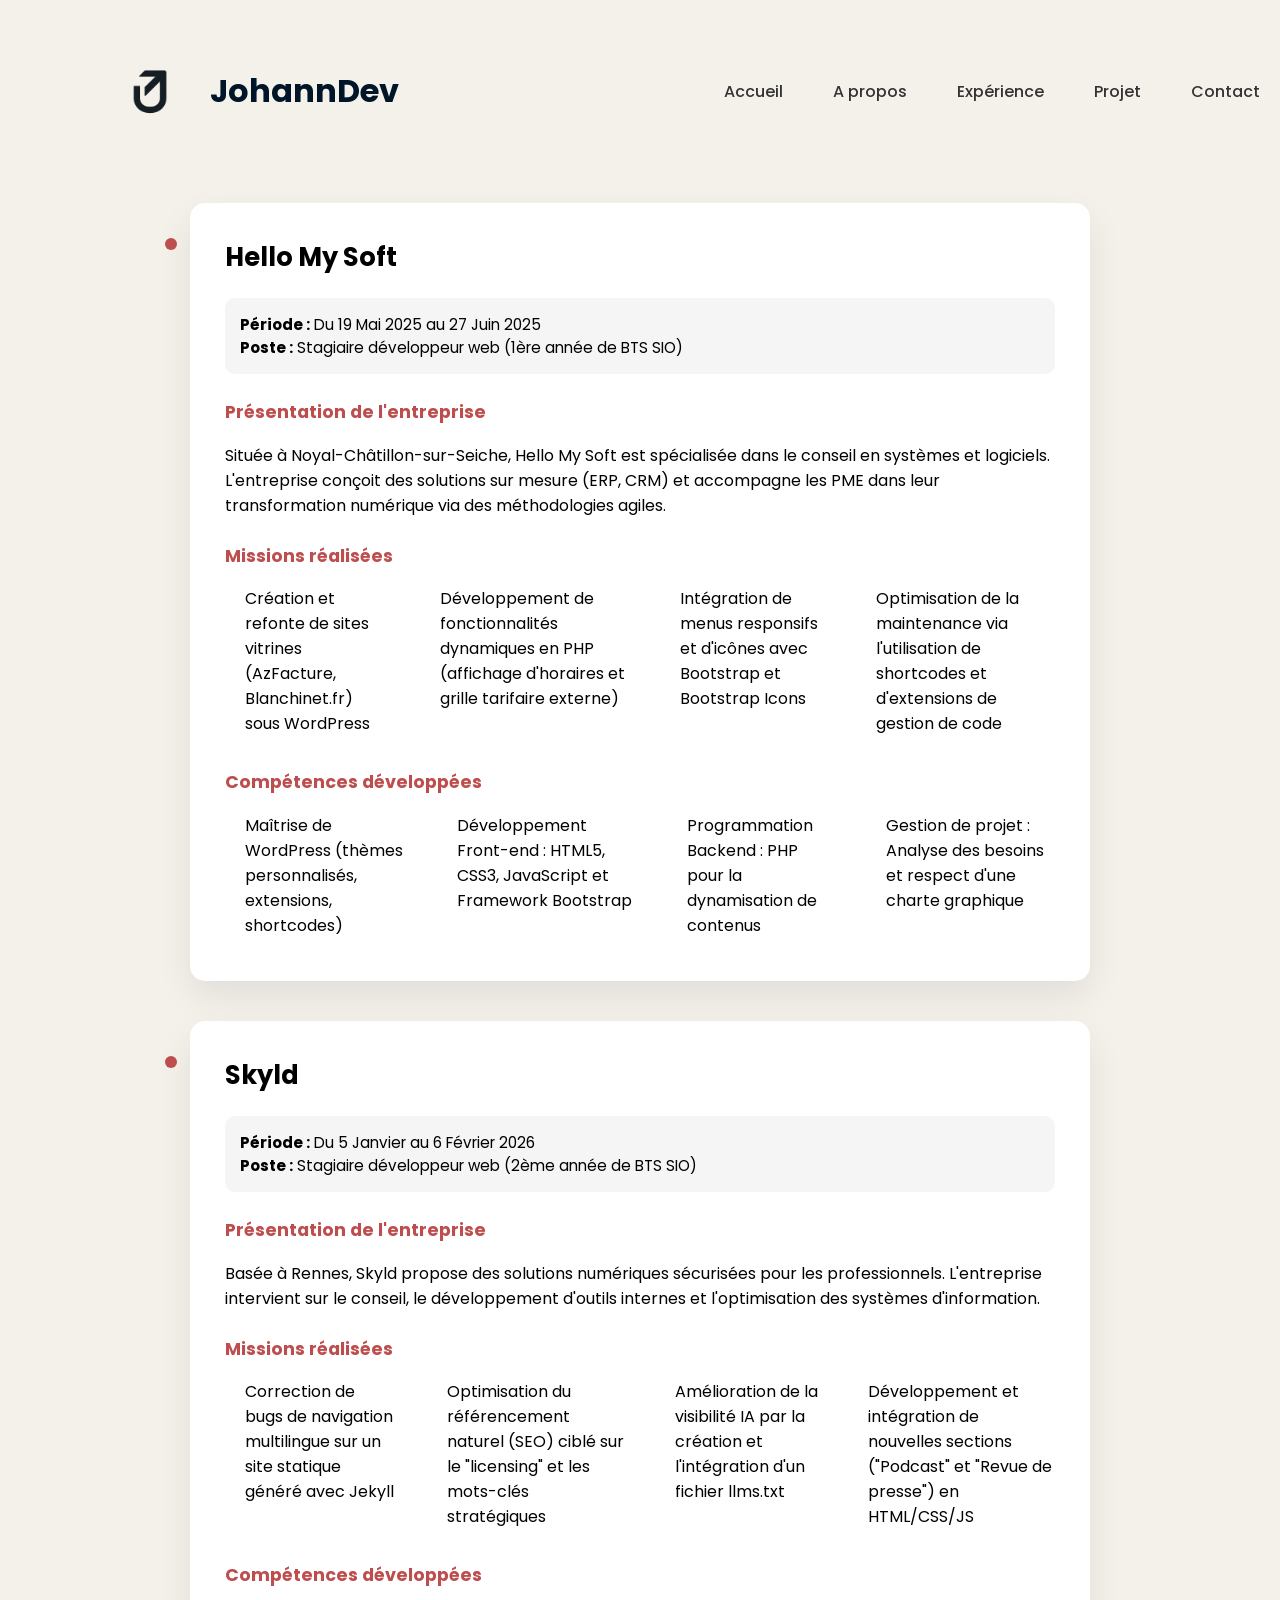
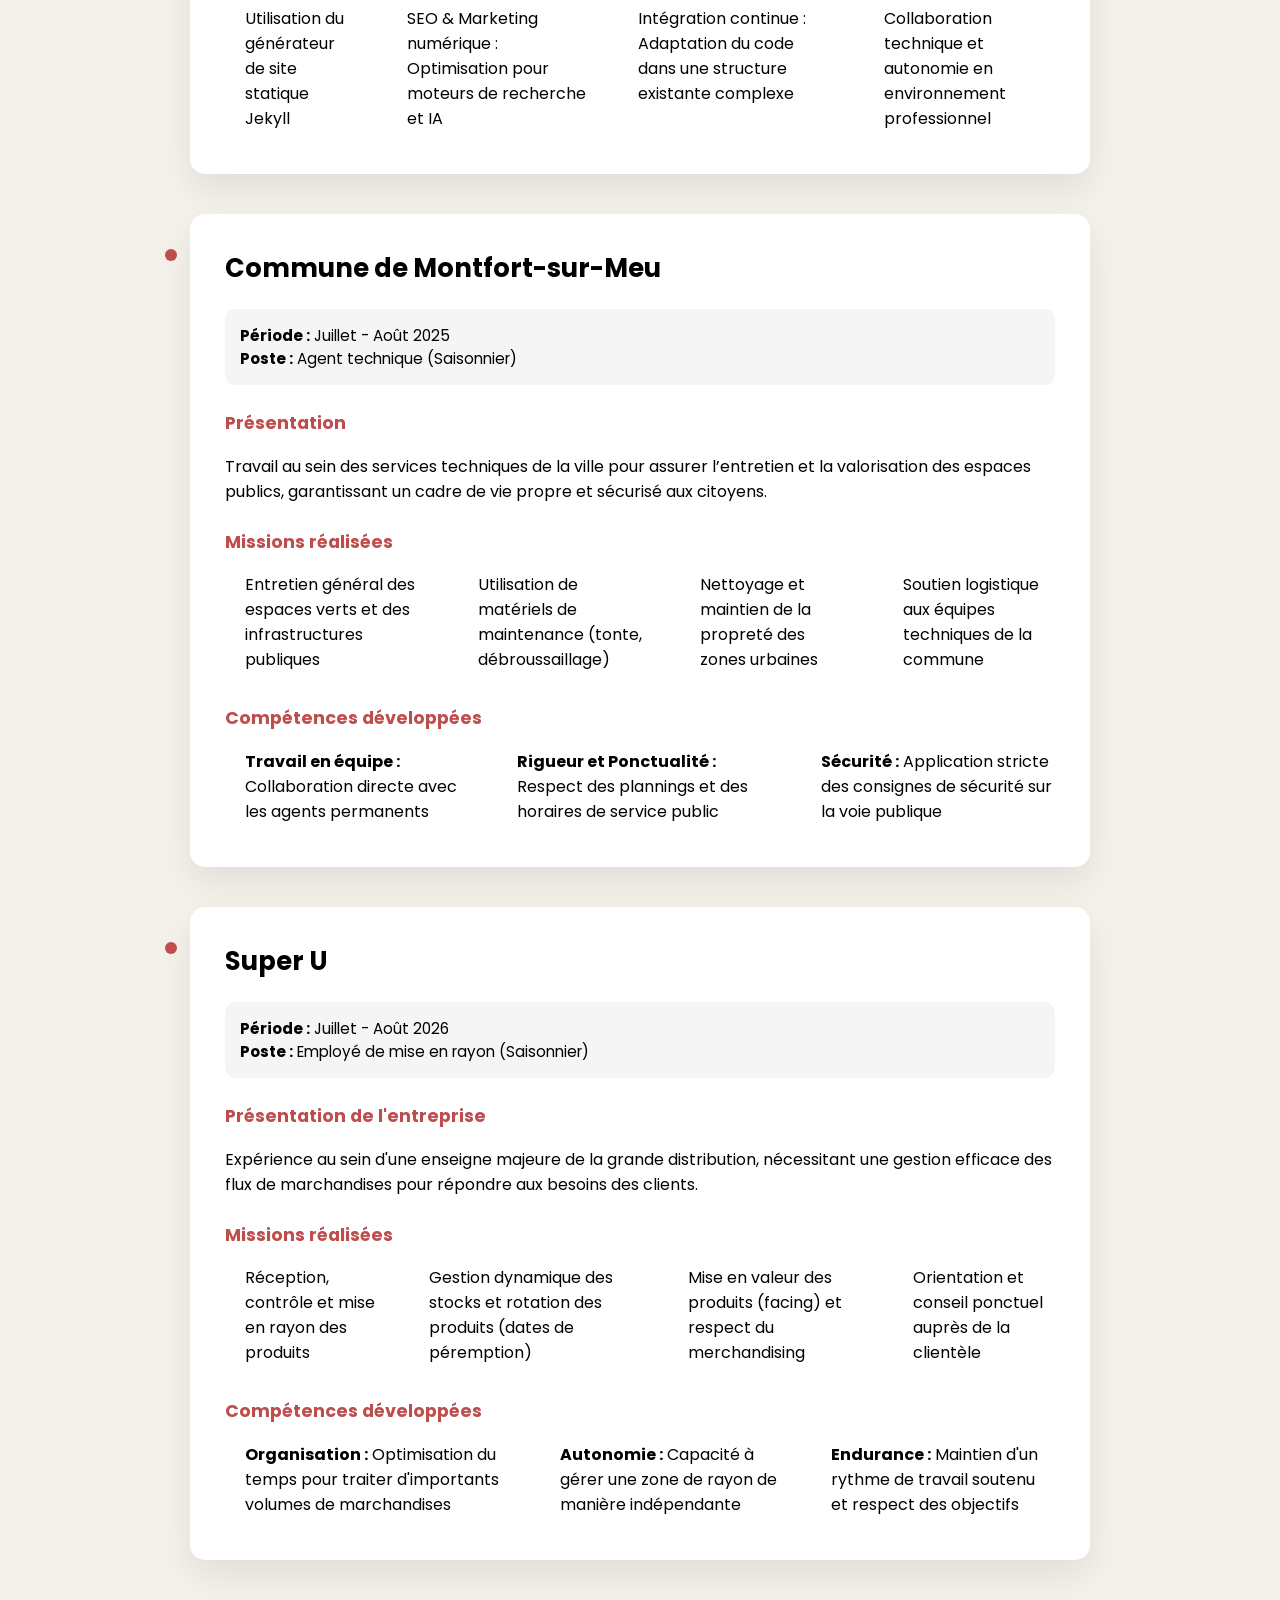
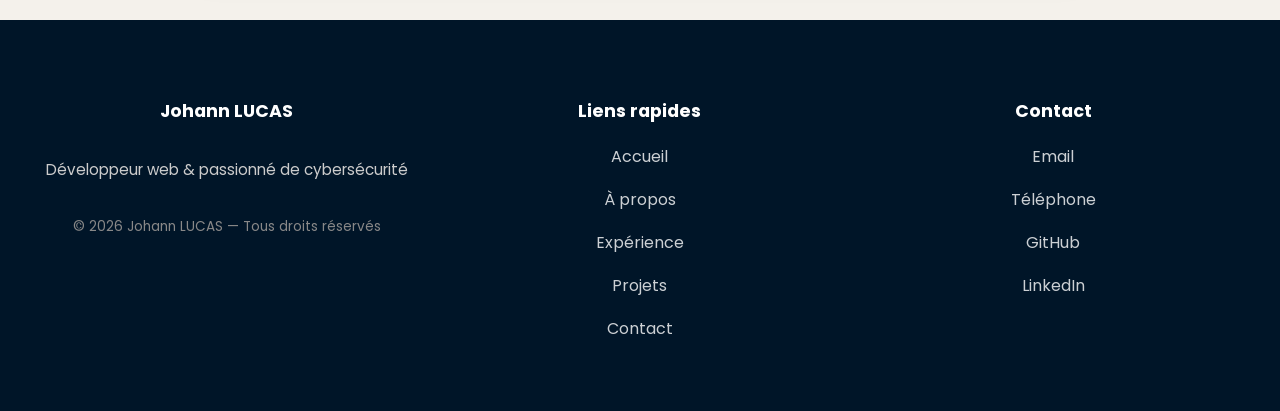
<file: experience-pro.html>
<!DOCTYPE html>
<html lang="fr">

<head>
    <title>Portfolio - Johann LUCAS</title>
    <meta charset="utf-8" />
    <link rel="preconnect" href="https://fonts.googleapis.com">
    <link rel="preconnect" href="https://fonts.gstatic.com" crossorigin>
    <link href="https://fonts.googleapis.com/css2?family=Poppins:wght@300;400;600&display=swap" rel="stylesheet">
    <link rel="stylesheet" href="styles_experience.css">
    <script src="script.js" defer></script>
</head>

<body>
    <a href="index.html">
        <header>
            <h1>
                <img src="images/Logo_menu.png" alt="Logo Menu" class="logoMenu" />
                JohannDev
            </h1>
            <nav>
                <ul>
                    <li><a href="index.html#accueil">Accueil</a></li>
                    <li><a href="index.html#apropos">A propos</a></li>
                    <li><a href="index.html#experience">Expérience</a></li>
                    <li><a href="index.html#projet">Projet</a></li>
                    <li><a href="index.html#contact">Contact</a></li>
                </ul>
            </nav>
        </header>

        <main>
            <!-- Hello My Soft -->
            <section id="HelloMySoft" class="experience-detail">

                <h2>Hello My Soft</h2>

                <p class="experience-info">
                    <strong>Période :</strong> Du 19 Mai 2025 au 27 Juin 2025<br>
                    <strong>Poste :</strong> Stagiaire développeur web (1ère année de BTS SIO)
                </p>

                <h3>Présentation de l'entreprise</h3>
                <p>
                    Située à Noyal-Châtillon-sur-Seiche, Hello My Soft est spécialisée dans le conseil en systèmes
                    et
                    logiciels.
                    L'entreprise conçoit des solutions sur mesure (ERP, CRM) et accompagne les PME dans leur
                    transformation numérique via des méthodologies agiles.
                </p>

                <h3>Missions réalisées</h3>
                <ul>
                    <li>Création et refonte de sites vitrines (AzFacture, Blanchinet.fr) sous WordPress</li>
                    <li>Développement de fonctionnalités dynamiques en PHP (affichage d'horaires et grille tarifaire
                        externe)</li>
                    <li>Intégration de menus responsifs et d'icônes avec Bootstrap et Bootstrap Icons</li>
                    <li>Optimisation de la maintenance via l'utilisation de shortcodes et d'extensions de gestion de
                        code</li>
                </ul>

                <h3>Compétences développées</h3>
                <ul>
                    <li>Maîtrise de WordPress (thèmes personnalisés, extensions, shortcodes)</li>
                    <li>Développement Front-end : HTML5, CSS3, JavaScript et Framework Bootstrap</li>
                    <li>Programmation Backend : PHP pour la dynamisation de contenus</li>
                    <li>Gestion de projet : Analyse des besoins et respect d'une charte graphique</li>
                </ul>

            </section>

            <section id="Skyld" class="experience-detail">

                <h2>Skyld</h2>

                <p class="experience-info">
                    <strong>Période :</strong> Du 5 Janvier au 6 Février 2026<br>
                    <strong>Poste :</strong> Stagiaire développeur web (2ème année de BTS SIO)
                </p>

                <h3>Présentation de l'entreprise</h3>
                <p>
                    Basée à Rennes, Skyld propose des solutions numériques sécurisées pour les professionnels.
                    L'entreprise intervient sur le conseil, le développement d'outils internes et l'optimisation des
                    systèmes d'information.
                </p>

                <h3>Missions réalisées</h3>
                <ul>
                    <li>Correction de bugs de navigation multilingue sur un site statique généré avec Jekyll</li>
                    <li>Optimisation du référencement naturel (SEO) ciblé sur le "licensing" et les mots-clés
                        stratégiques</li>
                    <li>Amélioration de la visibilité IA par la création et l'intégration d'un fichier llms.txt</li>
                    <li>Développement et intégration de nouvelles sections ("Podcast" et "Revue de presse") en
                        HTML/CSS/JS</li>
                </ul>

                <h3>Compétences développées</h3>
                <ul>
                    <li>Utilisation du générateur de site statique Jekyll</li>
                    <li>SEO & Marketing numérique : Optimisation pour moteurs de recherche et IA</li>
                    <li>Intégration continue : Adaptation du code dans une structure existante complexe
                    </li>
                    <li>Collaboration technique et autonomie en environnement professionnel</li>
                </ul>

            </section>

            <section id="Commune" class="experience-detail">

                <h2>Commune de Montfort-sur-Meu</h2>

                <p class="experience-info">
                    <strong>Période :</strong> Juillet - Août 2025<br>
                    <strong>Poste :</strong> Agent technique (Saisonnier)
                </p>

                <h3>Présentation</h3>
                <p>
                    Travail au sein des services techniques de la ville pour assurer l’entretien et
                    la valorisation des espaces publics, garantissant un cadre de vie propre et sécurisé
                    aux citoyens.
                </p>

                <h3>Missions réalisées</h3>
                <ul>
                    <li>Entretien général des espaces verts et des infrastructures publiques</li>
                    <li>Utilisation de matériels de maintenance (tonte, débroussaillage)</li>
                    <li>Nettoyage et maintien de la propreté des zones urbaines</li>
                    <li>Soutien logistique aux équipes techniques de la commune</li>
                </ul>

                <h3>Compétences développées</h3>
                <ul>
                    <li><strong>Travail en équipe :</strong> Collaboration directe avec les agents permanents</li>
                    <li><strong>Rigueur et Ponctualité :</strong> Respect des plannings et des horaires de service
                        public</li>
                    <li><strong>Sécurité :</strong> Application stricte des consignes de sécurité sur la voie
                        publique
                    </li>
                </ul>

            </section>

            <section id="SuperU" class="experience-detail">

                <h2>Super U</h2>

                <p class="experience-info">
                    <strong>Période :</strong> Juillet - Août 2026<br>
                    <strong>Poste :</strong> Employé de mise en rayon (Saisonnier)
                </p>

                <h3>Présentation de l'entreprise</h3>
                <p>
                    Expérience au sein d'une enseigne majeure de la grande distribution,
                    nécessitant une gestion efficace des flux de marchandises pour répondre aux besoins des clients.
                </p>

                <h3>Missions réalisées</h3>
                <ul>
                    <li>Réception, contrôle et mise en rayon des produits</li>
                    <li>Gestion dynamique des stocks et rotation des produits (dates de péremption)</li>
                    <li>Mise en valeur des produits (facing) et respect du merchandising</li>
                    <li>Orientation et conseil ponctuel auprès de la clientèle</li>
                </ul>

                <h3>Compétences développées</h3>
                <ul>
                    <li><strong>Organisation :</strong> Optimisation du temps pour traiter d'importants volumes de
                        marchandises</li>
                    <li><strong>Autonomie :</strong> Capacité à gérer une zone de rayon de manière indépendante</li>
                    <li><strong>Endurance :</strong> Maintien d'un rythme de travail soutenu et respect des objectifs
                    </li>
                </ul>

            </section>

        </main>
    </a>

    <footer id="contact" class="footer-clean">
        <div class="container">
            <div class="footer-container">
                <!-- Bloc 1 : À propos / Copyright -->
                <div class="footer-block about">
                    <h3>Johann LUCAS</h3>
                    <p>Développeur web & passionné de cybersécurité</p>
                    <p class="copyright">© 2026 Johann LUCAS — Tous droits réservés</p>
                </div>

                <!-- Bloc 2 : Liens rapides -->
                <div class="footer-block links">
                    <h3>Liens rapides</h3>
                    <ul>
                        <li><a href="index.html#accueil">Accueil</a></li>
                        <li><a href="index.html#apropos">À propos</a></li>
                        <li><a href="index.html#experience">Expérience</a></li>
                        <li><a href="index.html#projet">Projets</a></li>
                        <li><a href="index.html#contact">Contact</a></li>
                    </ul>
                </div>

                <!-- Bloc 3 : Contact / Réseaux -->
                <div class="footer-block contact">
                    <h3>Contact</h3>
                    <ul>
                        <li><a href="mailto:johannlucas132@gmail.com">Email</a></li>
                        <li><a href="tel:+330767344704">Téléphone</a></li>
                        <li><a href="https://github.com/johann-lcs" target="_blank">GitHub</a></li>
                        <li><a href="https://www.linkedin.com/in/johann-lucas-8a1825329/" target="_blank">LinkedIn</a>
                        </li>
                    </ul>
                </div>
            </div>
        </div>
    </footer>
</body>

</html>
</file>
<file: styles_experience.css>
html {
    scroll-behavior: smooth;
}

html body {
    height: 100%;
    margin: 0;
    padding: 0;
    background-color: #f4f1eb;
}

body a {
    text-decoration: none;
    color: #001528;
}

.body,
ul {
    margin: 0;
    padding: 0;
}

body {
    margin: 0;
    padding-top: 100px;
}

header {
    position: sticky;
    top: 0;
    z-index: 1000;
    display: flex;
    align-items: center;
    justify-content: space-between;
    padding: 20px;
    background-color: #f4f1eb;
    transition: all 0.3s ease;
    color: #333;
}

header.scrolled {
    padding: 10px 60px;
    box-shadow: 0 5px 20px rgba(0, 0, 0, 0.1);
}

nav a {
    text-decoration: none;
    color: inherit;
    font-weight: 500;
    transition: 0.3s;
}

nav a:hover {
    color: #be4e4e;
}

ul {
    list-style: none;
    display: flex;
    gap: 50px;
}

header .li {
    cursor: pointer;
    transition: 0.3s;
}

header .li:hover {
    color: #be4e4e;
}

* {
    font-family: 'Poppins', sans-serif;
}

h1 {
    display: flex;
    align-items: center;
    gap: 10px;
}

.logoMenu {
    width: 100px;
    height: auto;
    margin-left: 80px;
}

/* CONTAINER */

main {
    max-width: 900px;
    margin: auto;
    padding: 20px;
}

/* EXPERIENCE CARD */

.experience-detail {
    position: relative;
    background: white;
    padding: 35px;
    margin-bottom: 40px;
    border-radius: 15px;
    box-shadow: 0 15px 35px rgba(0,0,0,0.08);
    transition: 0.3s;
}

.experience-detail:hover {
    transform: translateY(-5px);
}

/* TITRES */

.experience-detail h2 {
    margin-top: 0;
    font-size: 1.6rem;
}

.experience-detail h3 {
    margin-top: 25px;
    font-size: 1.1rem;
    color: #be4e4e;
}

/* INFOS */

.experience-info {
    background: #f5f5f5;
    padding: 15px;
    border-radius: 10px;
    margin-bottom: 20px;
    font-size: 0.95rem;
}

/* LISTES */

.experience-detail ul {
    padding-left: 20px;
}

.experience-detail li {
    margin-bottom: 8px;
}

/* TIMELINE */

.experience-detail::before {
    content: "";
    position: absolute;
    left: -25px;
    top: 35px;
    width: 12px;
    height: 12px;
    background: #be4e4e;
    border-radius: 50%;
}

/* RESPONSIVE */

@media (max-width: 768px) {

    main {
        padding: 15px;
    }

    .experience-detail {
        padding: 25px;
    }

}


/* FOOTER */
.footer-clean {
    padding: 60px 0;
    background-color: #001528;
    color: #fff;
    font-family: 'Segoe UI', Tahoma, Geneva, Verdana, sans-serif;
}

/* Container principal du footer */
.footer-clean .footer-container {
    display: flex;
    justify-content: space-between;
    align-items: flex-start;
    flex-wrap: wrap;
    max-width: 1200px;
    margin: 0 auto;
    gap: 40px;
}

/* Bloc commun */
.footer-clean .footer-block {
    display: flex;
    flex-direction: column;
    align-items: center;
    flex: 1;
    min-width: 180px;
    text-align: center;
}

/* Titres */
.footer-clean h3 {
    margin-bottom: 20px;
    font-weight: bold;
    font-size: 1.1rem;
}

/* Paragraphes */
.footer-clean p {
    font-size: 0.95rem;
    color: #ccc;
    margin-bottom: 15px;
    line-height: 1.5;
}

/* Listes et liens verticaux */
.footer-clean ul {
    list-style: none;
    padding: 0;
    margin: 0;
    width: 100%;
}

.footer-clean ul li {
    margin-bottom: 10px;
    width: 100%;
}

.footer-clean ul li a {
    display: block;
    width: 100%;
    text-align: center;
    color: #fff;
    text-decoration: none;
    opacity: 0.8;
    transition: all 0.3s ease;
}

.footer-clean ul li a:hover {
    opacity: 1;
    color: #be4e4e;
}

/* Copyright centré */
.footer-clean .footer-block.about .copyright {
    margin-top: 20px;
    font-size: 0.85rem;
    color: #888;
}

.footer-clean .footer-block ul {
    list-style: none;
    padding: 0;
    margin: 0;
    display: flex;
    flex-direction: column;
    align-items: center;
    gap: 8px;
}

/* Responsive */
@media (max-width: 992px) {
    .footer-clean .footer-container {
        flex-direction: column;
        align-items: center;
        gap: 30px;
    }

    .footer-clean .footer-block {
        max-width: 400px;
    }
}
</file>
